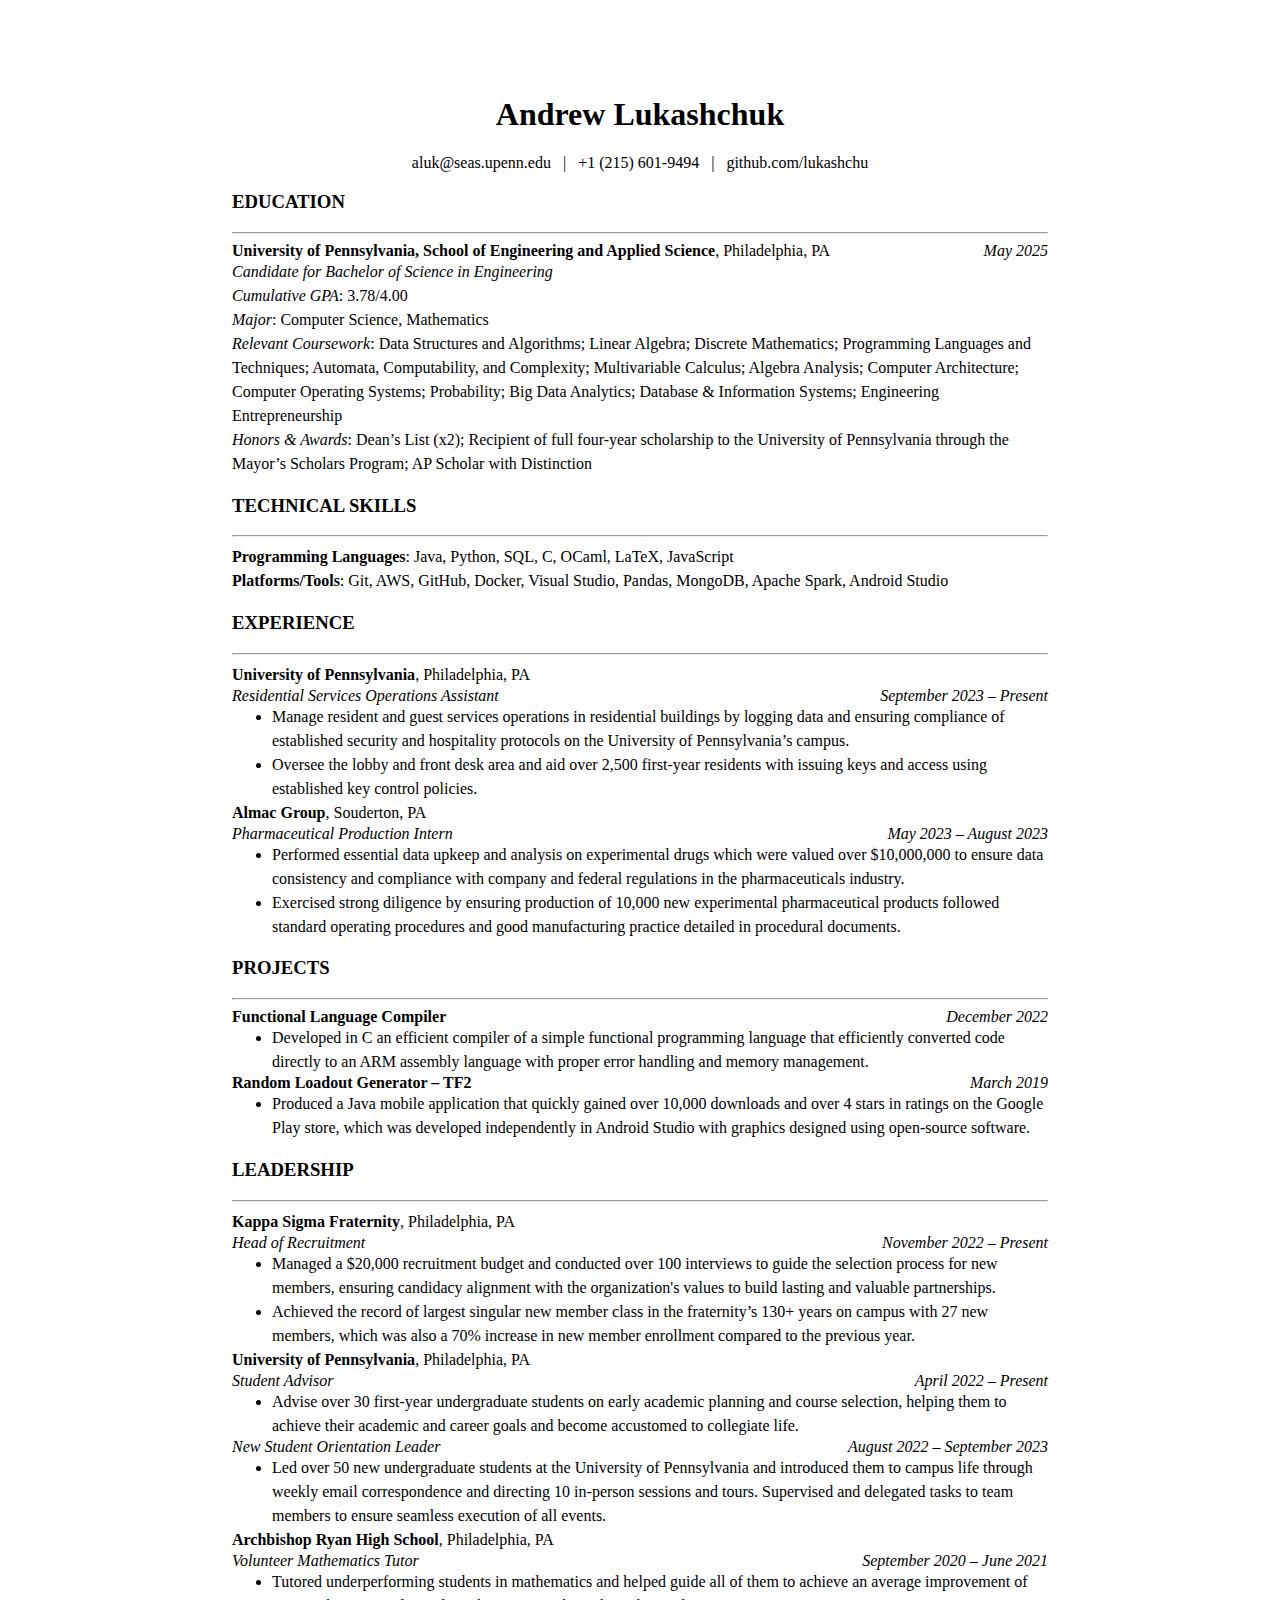
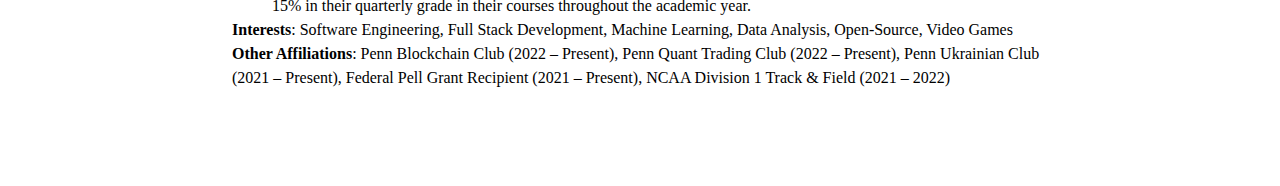
<file: index.html>
<!doctype html>
<html>
<link>
<style type="text/css">
.center {
}
</style>
<link href="styles.css" rel="stylesheet" type="text/css">
<head>
<meta charset="utf-8">
<title>Andrew Lukashchuk Resume</title>
</head>

<body>
<h1><center> Andrew Lukashchuk</center></h1>
<p><center><a href="mailto:aluk@seas.upenn.edu">aluk@seas.upenn.edu</a>&nbsp; &nbsp;|&nbsp; &nbsp;<a href="tel:+12156019494">+1 (215) 601-9494</a>&nbsp; &nbsp;|&nbsp; &nbsp;<a href="https://github.com/lukashchu">github.com/lukashchu</a></center></p>
<h3>EDUCATION</h3>
<hr>
<div style="text-align: center;">&nbsp;
	<div style="float: left;"><strong>University of Pennsylvania, School of Engineering and Applied Science</strong>, Philadelphia, PA</div> 
	<div style="float: right;"><em>May 2025</em></div>
</div>	
<p><em>Candidate for Bachelor of Science in Engineering</em></p>
<p><em>Cumulative GPA</em>: 3.78/4.00</p>
<p><em>Major</em>: Computer Science, Mathematics</p>
<p><em>Relevant Coursework</em>: Data Structures and Algorithms; Linear Algebra; Discrete Mathematics; Programming Languages and Techniques; Automata, Computability, and Complexity; Multivariable Calculus; Algebra Analysis; Computer Architecture; Computer Operating Systems; Probability; Big Data Analytics; Database &amp; Information Systems; Engineering Entrepreneurship</p>
<p><em>Honors &amp; Awards</em>: Dean’s List (x2); Recipient of full four-year scholarship to the University of Pennsylvania through the Mayor’s Scholars Program; AP Scholar with Distinction</p>
<h3>TECHNICAL SKILLS</h3>
<hr>
<p><strong>Programming Languages</strong>: Java, Python, SQL, C, OCaml, LaTeX, JavaScript</p>
<p><strong>Platforms/Tools</strong>: Git, AWS, GitHub, Docker, Visual Studio, Pandas, MongoDB, Apache Spark, Android Studio</p>
<h3>EXPERIENCE</h3>
<hr>
<p><strong>University of Pennsylvania</strong>, Philadelphia, PA</p>
<div style="text-align: center;">&nbsp;
	<div style="float: left;"><em>Residential Services Operations Assistant</em></div> 
	<div style="float: right;"><em>September 2023 – Present</em></div>
</div>
<ul>
	<li>Manage resident and guest services operations in residential buildings by logging data and ensuring compliance of established security and hospitality protocols on the University of Pennsylvania’s campus.</li>
	<li>Oversee the lobby and front desk area and aid over 2,500 first-year residents with issuing keys and access using established key control policies.</li>
</ul>
<p><strong>Almac Group</strong>, Souderton, PA</p>
<div style="text-align: center;">&nbsp;
	<div style="float: left;"><em>Pharmaceutical Production Intern</em></div> 
	<div style="float: right;"><em>May 2023 – August 2023</em></div>
</div>
<ul>
	<li>Performed essential data upkeep and analysis on experimental drugs which were valued over $10,000,000 to ensure data consistency and compliance with company and federal regulations in the pharmaceuticals industry.</li>
	<li>Exercised strong diligence by ensuring production of 10,000 new experimental pharmaceutical products followed standard operating procedures and good manufacturing practice detailed in procedural documents.</li>
</ul>
<h3>PROJECTS</h3>
<hr>
<div style="text-align: center;">&nbsp;
	<div style="float: left;"><strong>Functional Language Compiler</strong></div> 
	<div style="float: right;"><em>December 2022</em></div>
</div>
<ul>
	<li>Developed in C an efficient compiler of a simple functional programming language that efficiently converted code directly to an ARM assembly language with proper error handling and memory management.</li>
</ul>
<div style="text-align: center;">&nbsp;
	<div style="float: left;"><strong>Random Loadout Generator – TF2</strong></div> 
	<div style="float: right;"><em>March 2019</em></div>
</div>
<ul>
	<li>Produced a Java mobile application that quickly gained over 10,000 downloads and over 4 stars in ratings on the Google Play store, which was developed independently in Android Studio with graphics designed using open-source software.</li>
</ul>
<h3>LEADERSHIP</h3>
<hr>
<p><strong>Kappa Sigma Fraternity</strong>, Philadelphia, PA</p>
<div style="text-align: center;">&nbsp;
	<div style="float: left;"><em>Head of Recruitment</em></div> 
	<div style="float: right;"><em>November 2022 – Present</em></div>
</div>
<ul>
	<li>Managed a $20,000 recruitment budget and conducted over 100 interviews to guide the selection process for new members, ensuring candidacy alignment with the organization's values to build lasting and valuable partnerships.</li>
	<li>Achieved the record of largest singular new member class in the fraternity’s 130+ years on campus with 27 new members, which was also a 70% increase in new member enrollment compared to the previous year.</li>
</ul>
<p><strong>University of Pennsylvania</strong>, Philadelphia, PA</p>
<div style="text-align: center;">&nbsp;
	<div style="float: left;"><em>Student Advisor</em></div> 
	<div style="float: right;"><em>April 2022 – Present</em></div>
</div>
<ul>
	<li>Advise over 30 first-year undergraduate students on early academic planning and course selection, helping them to achieve their academic and career goals and become accustomed to collegiate life.</li>
</ul>
<div style="text-align: center;">&nbsp;
	<div style="float: left;"><em>New Student Orientation Leader</em></div> 
	<div style="float: right;"><em>August 2022 – September 2023</em></div>
</div>
<ul>
	<li>Led over 50 new undergraduate students at the University of Pennsylvania and introduced them to campus life through weekly email correspondence and directing 10 in-person sessions and tours. Supervised and delegated tasks to team members to ensure seamless execution of all events.</li>
</ul>
<p><strong>Archbishop Ryan High School</strong>, Philadelphia, PA</p>
<div style="text-align: center;">&nbsp;
	<div style="float: left;"><em>Volunteer Mathematics Tutor</em></div> 
	<div style="float: right;"><em>September 2020 – June 2021</em></div>
</div>
<ul>
  <li>Tutored underperforming students in mathematics and helped guide all of them to achieve an average improvement of 15% in their quarterly grade in their courses throughout the academic year.</li>
</ul>
<p><strong>Interests</strong>: Software Engineering, Full Stack Development, Machine Learning, Data Analysis, Open-Source, Video Games</p>
<p><strong>Other Affiliations</strong>: Penn Blockchain Club (2022 – Present), Penn Quant Trading Club (2022 – Present), Penn Ukrainian Club (2021 – Present), Federal Pell Grant Recipient (2021 – Present), NCAA Division 1 Track &amp; Field (2021 – 2022)</p>
</body>
</html>
</file>
<file: styles.css>
@charset "utf-8";
body {
    margin-left: auto;
    margin-right: auto;
    margin-top: 1in;
    margin-bottom: 1in;
    font-family: "Times New Roman";
    max-width: 8.5in;
}

a:link {
  text-decoration: none;
	color: black;
}

a:visited {
  text-decoration: none;
	color: black;
}

a:hover {
  text-decoration: none;
	color: black;
}

a:active {
  text-decoration: none;
	color: black;
}

p {
  line-height: 1.5;
	margin: 0 0;
}

ul {
  line-height: 1.5;
	margin: 0 0;
}
</file>
